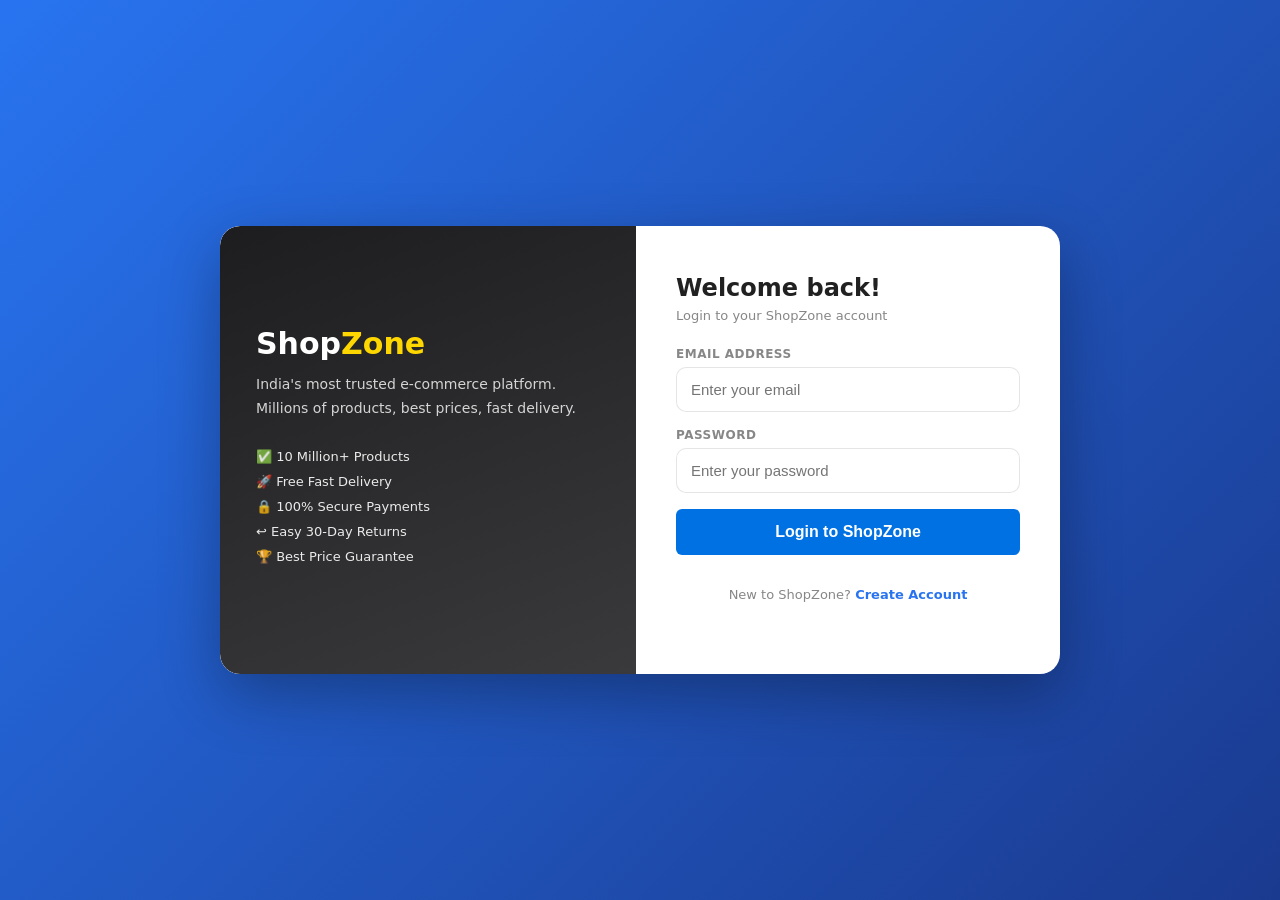
<file: shopzone-v2/index.html>
<!DOCTYPE html>
<html lang="en">
<head>
<meta charset="UTF-8"/><meta name="viewport" content="width=device-width,initial-scale=1"/>
<title>ShopZone — Login</title>
<link rel="stylesheet" href="css/main.css"/>
<link rel="stylesheet" href="css/premium.css"/>
<link rel="icon" href="data:image/svg+xml,<svg xmlns='http://www.w3.org/2000/svg' viewBox='0 0 100 100'><text y='.9em' font-size='90'>🛍️</text></svg>"/>
</head>
<body>
<div class="auth-page">
  <div class="auth-card">
    <div class="auth-left">
      <h2>Shop<span style="color:#ffd700">Zone</span></h2>
      <p>India's most trusted e-commerce platform. Millions of products, best prices, fast delivery.</p>
      <ul class="auth-features">
        <li>✅ 10 Million+ Products</li>
        <li>🚀 Free Fast Delivery</li>
        <li>🔒 100% Secure Payments</li>
        <li>↩️ Easy 30-Day Returns</li>
        <li>🏆 Best Price Guarantee</li>
      </ul>
    </div>
    <div class="auth-right">
      <!-- LOGIN -->
      <div id="loginView">
        <h2>Welcome back!</h2>
        <p>Login to your ShopZone account</p>
        <div id="loginErr" class="hidden" style="background:#ffebee;color:#c62828;padding:10px 14px;border-radius:8px;font-size:13px;margin-bottom:14px;border:1px solid #ffcdd2"></div>
        <div class="form-group">
          <label class="form-label">Email Address</label>
          <input type="email" id="loginEmail" class="form-input" placeholder="Enter your email"/>
        </div>
        <div class="form-group">
          <label class="form-label">Password</label>
          <input type="password" id="loginPass" class="form-input" placeholder="Enter your password"/>
        </div>
        <button class="btn btn-primary" style="width:100%;justify-content:center;padding:14px;font-size:16px;margin-bottom:14px" onclick="doLogin()">Login to ShopZone</button>
        <p class="auth-switch">New to ShopZone? <span onclick="showRegister()">Create Account</span></p>
      </div>
      <!-- REGISTER -->
      <div id="registerView" class="hidden">
        <h2>Create Account</h2>
        <p>Join crores of happy shoppers</p>
        <div id="regErr" class="hidden" style="background:#ffebee;color:#c62828;padding:10px 14px;border-radius:8px;font-size:13px;margin-bottom:14px"></div>
        <div class="form-row">
          <div class="form-group"><label class="form-label">First Name</label><input type="text" id="regFirst" class="form-input" placeholder="First name"/></div>
          <div class="form-group"><label class="form-label">Last Name</label><input type="text" id="regLast" class="form-input" placeholder="Last name"/></div>
        </div>
        <div class="form-group"><label class="form-label">Email</label><input type="email" id="regEmail" class="form-input" placeholder="Enter email"/></div>
        <div class="form-group"><label class="form-label">Password</label><input type="password" id="regPass" class="form-input" placeholder="Create password" oninput="checkStrength(this.value)"/>
          <div id="strengthBar" class="password-strength" style="background:#e0e0e0;height:4px;border-radius:2px;margin-top:6px"></div>
          <div id="strengthText" style="font-size:11px;color:var(--text-muted);margin-top:3px"></div>
        </div>
        <div class="form-group"><label class="form-label">Mobile Number</label><input type="tel" id="regPhone" class="form-input" placeholder="10-digit mobile number"/></div>
        <button class="btn btn-orange" style="width:100%;justify-content:center;padding:14px;font-size:16px;margin-bottom:14px" onclick="doRegister()">Create Account</button>
        <p class="auth-switch">Already have an account? <span onclick="showLogin()">Login</span></p>
      </div>
    </div>
  </div>
</div>
<script src="js/app.js"></script>
<script>
APP.initTheme();
if(APP.token()) window.location.href='home.html';

function showRegister(){document.getElementById('loginView').classList.add('hidden');document.getElementById('registerView').classList.remove('hidden')}
function showLogin(){document.getElementById('registerView').classList.add('hidden');document.getElementById('loginView').classList.remove('hidden')}

function checkStrength(p){
  const bar=document.getElementById('strengthBar');const txt=document.getElementById('strengthText');
  const score=(p.length>8?1:0)+(p.length>12?1:0)+(/[A-Z]/.test(p)?1:0)+(/[0-9]/.test(p)?1:0)+(/[^A-Za-z0-9]/.test(p)?1:0);
  const colors=['#e53935','#fb8c00','#fdd835','#43a047','#1b5e20'];
  const labels=['Very Weak','Weak','Fair','Strong','Very Strong'];
  bar.style.background=colors[score-1]||'#e0e0e0';bar.style.width=(score*20)+'%';
  txt.textContent=score>0?labels[score-1]:'';txt.style.color=colors[score-1]||'';
}

async function doLogin(){
  const email=document.getElementById('loginEmail').value.trim();
  const password=document.getElementById('loginPass').value.trim();
  const err=document.getElementById('loginErr');
  if(!email||!password){err.textContent='Please fill all fields';err.classList.remove('hidden');return}
  try{
    const res=await fetch('http://localhost:8080/api/users/auth/login',{method:'POST',headers:{'Content-Type':'application/json'},body:JSON.stringify({email,password})});
    const data=await res.json();
    if(res.ok){
      localStorage.setItem('token',data.token);localStorage.setItem('userId',data.userId);
      localStorage.setItem('userEmail',data.email);localStorage.setItem('userRole',data.role);
      localStorage.setItem('userName',data.email.split('@')[0]);
      window.location.href='home.html';
    }else{err.textContent=data.message||'Invalid credentials';err.classList.remove('hidden')}
  }catch(e){err.textContent='Cannot connect. Make sure all services are running.';err.classList.remove('hidden')}
}

async function doRegister(){
  const firstName=document.getElementById('regFirst').value.trim();
  const lastName=document.getElementById('regLast').value.trim();
  const email=document.getElementById('regEmail').value.trim();
  const password=document.getElementById('regPass').value.trim();
  const phone=document.getElementById('regPhone').value.trim();
  const err=document.getElementById('regErr');
  if(!firstName||!lastName||!email||!password){err.textContent='Please fill all required fields';err.classList.remove('hidden');return}
  try{
    const res=await fetch('http://localhost:8080/api/users/auth/register',{method:'POST',headers:{'Content-Type':'application/json'},body:JSON.stringify({firstName,lastName,email,password,phone})});
    const data=await res.json();
    if(res.ok){
      localStorage.setItem('token',data.token);localStorage.setItem('userId',data.userId);
      localStorage.setItem('userEmail',data.email);localStorage.setItem('userRole',data.role);
      localStorage.setItem('userName',firstName);
      window.location.href='home.html';
    }else{err.textContent=data.message||'Registration failed';err.classList.remove('hidden')}
  }catch(e){err.textContent='Cannot connect to server.';err.classList.remove('hidden')}
}

document.addEventListener('keydown',e=>{if(e.key==='Enter'){const v=document.getElementById('registerView');v.classList.contains('hidden')?doLogin():doRegister()}});
</script>
</body>
</html>
</file>
<file: shopzone-v2/css/main.css>
*{margin:0;padding:0;box-sizing:border-box}
:root{
  --primary:#2874f0;--primary-dark:#1a5abf;--primary-light:#e8f0fe;
  --orange:#fb641b;--orange-dark:#e05615;
  --success:#388e3c;--danger:#d32f2f;--warning:#f57f17;
  --bg:#f1f3f6;--card:#fff;--text:#212121;--text-muted:#878787;
  --border:#e0e0e0;--shadow:0 2px 8px rgba(0,0,0,.12);
  --radius:8px;--radius-lg:12px;--font:'Segoe UI',system-ui,sans-serif;
}
[data-theme="dark"]{
  --bg:#121212;--card:#1e1e1e;--text:#f5f5f5;--text-muted:#aaa;
  --border:#333;--primary-light:#1a2a4a;--shadow:0 2px 8px rgba(0,0,0,.4);
}
body{font-family:var(--font);background:var(--bg);color:var(--text);transition:background .3s,color .3s}
a{text-decoration:none;color:inherit}.hidden{display:none!important}
.container{max-width:1280px;margin:0 auto;padding:0 20px}

/* NAVBAR */
.navbar{background:var(--primary);height:60px;display:flex;align-items:center;position:sticky;top:0;z-index:1000;box-shadow:0 2px 8px rgba(0,0,0,.2)}
.nav-inner{width:100%;max-width:1280px;margin:0 auto;padding:0 20px;display:flex;align-items:center;gap:20px}
.nav-logo{color:#fff;font-size:26px;font-weight:800;letter-spacing:1px;cursor:pointer;flex-shrink:0}
.nav-logo span{color:#ffd700}
.search-wrap{flex:1;max-width:600px;display:flex;border-radius:4px;overflow:hidden}
.search-wrap select{padding:0 10px;border:none;background:#f0f0f0;color:#555;font-size:12px;cursor:pointer;outline:none}
.search-wrap input{flex:1;padding:10px 14px;border:none;outline:none;font-size:14px}
.search-wrap button{background:#ff9f00;border:none;padding:0 18px;cursor:pointer;font-size:18px;transition:background .2s}
.search-wrap button:hover{background:#e8900a}
.nav-actions{display:flex;align-items:center;gap:4px;margin-left:auto}
.nav-btn{color:#fff;background:transparent;border:none;padding:8px 12px;border-radius:4px;cursor:pointer;font-size:13px;font-weight:600;display:flex;flex-direction:column;align-items:center;gap:2px;transition:background .2s}
.nav-btn:hover{background:rgba(255,255,255,.15)}
.nav-btn i{font-size:18px}
.nav-btn small{font-size:10px;font-weight:400;opacity:.85}
.nav-btn-wrap{position:relative}
.cart-count{background:#ff6161;color:#fff;border-radius:50%;padding:1px 5px;font-size:10px;position:absolute;top:-4px;right:-4px}
.theme-toggle{background:transparent;border:none;color:#fff;font-size:20px;cursor:pointer;padding:8px}

/* HERO */
.hero{background:linear-gradient(135deg,var(--primary) 0%,#1a3a8f 100%);padding:60px 0;overflow:hidden;position:relative}
.hero::before{content:'';position:absolute;top:-50%;right:-10%;width:500px;height:500px;background:rgba(255,255,255,.04);border-radius:50%}
.hero-inner{display:flex;align-items:center;justify-content:space-between;gap:40px}
.hero-text h1{font-size:42px;font-weight:800;color:#fff;line-height:1.2;margin-bottom:16px}
.hero-text h1 span{color:#ffd700}
.hero-text p{font-size:17px;color:rgba(255,255,255,.85);margin-bottom:28px;line-height:1.6}
.hero-btns{display:flex;gap:14px;flex-wrap:wrap}
.btn{padding:12px 26px;border-radius:6px;font-size:14px;font-weight:700;cursor:pointer;border:none;transition:all .2s;display:inline-flex;align-items:center;gap:8px}
.btn-white{background:#fff;color:var(--primary)}.btn-white:hover{background:#f0f0f0;transform:translateY(-1px)}
.btn-outline{background:transparent;color:#fff;border:2px solid #fff}.btn-outline:hover{background:rgba(255,255,255,.1);transform:translateY(-1px)}
.btn-primary{background:var(--primary);color:#fff}.btn-primary:hover{background:var(--primary-dark);transform:translateY(-1px)}
.btn-orange{background:var(--orange);color:#fff}.btn-orange:hover{background:var(--orange-dark);transform:translateY(-1px)}
.btn-danger{background:var(--danger);color:#fff}
.btn-sm{padding:8px 16px;font-size:13px}
.hero-stats{display:flex;gap:32px;margin-top:28px}
.hero-stat .num{font-size:26px;font-weight:800;color:#ffd700}
.hero-stat .lbl{font-size:11px;color:rgba(255,255,255,.7)}
.hero-img{font-size:150px;animation:float 3s ease-in-out infinite;user-select:none}
@keyframes float{0%,100%{transform:translateY(0)}50%{transform:translateY(-18px)}}

/* MARQUEE */
.marquee-wrap{background:var(--orange);padding:9px 0;overflow:hidden}
.marquee{display:flex;gap:60px;animation:marquee 25s linear infinite;white-space:nowrap}
.marquee span{color:#fff;font-size:13px;font-weight:600}
@keyframes marquee{0%{transform:translateX(0)}100%{transform:translateX(-50%)}}

/* SECTIONS */
.section{padding:40px 0}
.section-header{display:flex;align-items:center;justify-content:space-between;margin-bottom:24px}
.section-title{font-size:22px;font-weight:700}
.see-all{color:var(--primary);font-size:14px;font-weight:600;cursor:pointer}

/* CATEGORIES */
.categories-grid{display:grid;grid-template-columns:repeat(auto-fill,minmax(130px,1fr));gap:14px}
.cat-card{background:var(--card);border-radius:var(--radius-lg);padding:22px 14px;text-align:center;cursor:pointer;transition:all .25s;box-shadow:var(--shadow);border:0.5px solid var(--border)}
.cat-card:hover{transform:translateY(-5px);box-shadow:0 8px 24px rgba(0,0,0,.15);border-color:var(--primary)}
.cat-icon{font-size:38px;margin-bottom:10px}
.cat-name{font-size:13px;font-weight:600}
.cat-count{font-size:11px;color:var(--text-muted);margin-top:3px}

/* PRODUCTS */
.products-wrap{display:flex;gap:20px}
.filters-panel{width:230px;flex-shrink:0}
.filter-card{background:var(--card);border-radius:var(--radius);padding:18px;box-shadow:var(--shadow);margin-bottom:14px;border:0.5px solid var(--border)}
.filter-title{font-size:13px;font-weight:700;margin-bottom:14px;padding-bottom:10px;border-bottom:1px solid var(--border);display:flex;justify-content:space-between}
.filter-option{display:flex;align-items:center;gap:10px;padding:6px 0;cursor:pointer;font-size:13px}
.filter-option input{accent-color:var(--primary);width:15px;height:15px}
.price-range{width:100%;accent-color:var(--primary);margin:8px 0}
.price-vals{display:flex;justify-content:space-between;font-size:12px;color:var(--text-muted)}
.products-main{flex:1}
.products-toolbar{display:flex;align-items:center;justify-content:space-between;margin-bottom:16px;background:var(--card);padding:12px 18px;border-radius:var(--radius);box-shadow:var(--shadow)}
.results-count{font-size:13px;color:var(--text-muted)}
.toolbar-right{display:flex;align-items:center;gap:12px}
.sort-select{padding:7px 12px;border:1px solid var(--border);border-radius:4px;font-size:13px;background:var(--card);color:var(--text);cursor:pointer}
.view-btns{display:flex;gap:6px}
.view-btn{padding:6px 10px;border:1px solid var(--border);border-radius:4px;background:var(--card);cursor:pointer;font-size:15px;color:var(--text-muted)}
.view-btn.active{background:var(--primary);color:#fff;border-color:var(--primary)}
.product-grid{display:grid;grid-template-columns:repeat(auto-fill,minmax(210px,1fr));gap:16px}
.product-grid.list-view{grid-template-columns:1fr}
.product-grid.list-view .product-card{display:flex;flex-direction:row}
.product-grid.list-view .product-img{width:180px;flex-shrink:0;height:auto;min-height:180px}
.product-card{background:var(--card);border-radius:var(--radius-lg);overflow:hidden;cursor:pointer;transition:all .25s;box-shadow:var(--shadow);border:0.5px solid var(--border);position:relative}
.product-card:hover{transform:translateY(-4px);box-shadow:0 8px 20px rgba(0,0,0,.15)}
.badge{position:absolute;top:10px;left:10px;background:var(--danger);color:#fff;font-size:11px;font-weight:700;padding:3px 8px;border-radius:4px;z-index:1}
.wishlist-btn{position:absolute;top:10px;right:10px;background:var(--card);border:none;border-radius:50%;width:30px;height:30px;cursor:pointer;font-size:15px;display:flex;align-items:center;justify-content:center;box-shadow:var(--shadow);transition:all .2s;z-index:1}
.wishlist-btn:hover,.wishlist-btn.active{background:var(--danger);color:#fff}
.product-img{height:190px;background:var(--primary-light);display:flex;align-items:center;justify-content:center;font-size:68px;transition:transform .3s;overflow:hidden}
.product-card:hover .product-img{transform:scale(1.06)}
.product-info{padding:14px}
.product-brand{font-size:11px;color:var(--text-muted);text-transform:uppercase;letter-spacing:.5px;margin-bottom:4px}
.product-name{font-size:14px;font-weight:600;margin-bottom:6px;line-height:1.4;display:-webkit-box;-webkit-line-clamp:2;-webkit-box-orient:vertical;overflow:hidden}
.product-rating{display:flex;align-items:center;gap:6px;margin-bottom:8px}
.rating-badge{background:var(--success);color:#fff;font-size:11px;font-weight:700;padding:2px 6px;border-radius:4px;display:flex;align-items:center;gap:2px}
.rating-count{font-size:11px;color:var(--text-muted)}
.product-price{display:flex;align-items:center;gap:8px;flex-wrap:wrap}
.price-current{font-size:17px;font-weight:700}
.price-original{font-size:12px;color:var(--text-muted);text-decoration:line-through}
.price-discount{font-size:12px;color:var(--success);font-weight:600}
.product-actions{padding:10px 14px 14px;display:flex;gap:8px}
.product-actions .btn{flex:1;padding:9px;font-size:13px;justify-content:center}

/* SKELETON */
.skeleton{background:linear-gradient(90deg,var(--border) 25%,var(--bg) 50%,var(--border) 75%);background-size:200% 100%;animation:shimmer 1.5s infinite;border-radius:4px}
@keyframes shimmer{0%{background-position:200% 0}100%{background-position:-200% 0}}

/* BANNER STRIP */
.banner-strip{display:grid;grid-template-columns:repeat(3,1fr);gap:16px;margin:8px 0 40px}
.banner-item{border-radius:var(--radius-lg);padding:26px;display:flex;align-items:center;gap:18px;cursor:pointer;transition:transform .2s}
.banner-item:hover{transform:translateY(-3px)}
.banner-item:nth-child(1){background:linear-gradient(135deg,#ff7675,#d63031)}
.banner-item:nth-child(2){background:linear-gradient(135deg,#a29bfe,#6c5ce7)}
.banner-item:nth-child(3){background:linear-gradient(135deg,#00b894,#00cec9)}
.banner-item-icon{font-size:44px}
.banner-item-text h3{color:#fff;font-size:17px;font-weight:700;margin-bottom:3px}
.banner-item-text p{color:rgba(255,255,255,.85);font-size:12px}

/* TOAST */
.toast-container{position:fixed;bottom:24px;right:24px;z-index:9999;display:flex;flex-direction:column;gap:10px}
.toast{padding:13px 18px;border-radius:var(--radius);color:#fff;font-size:14px;font-weight:500;display:flex;align-items:center;gap:10px;min-width:270px;box-shadow:0 4px 16px rgba(0,0,0,.2);animation:slideIn .3s ease}
.toast.success{background:#2e7d32}.toast.error{background:#c62828}.toast.info{background:#1565c0}.toast.warning{background:#e65100}
@keyframes slideIn{from{transform:translateX(100%);opacity:0}to{transform:translateX(0);opacity:1}}

/* MODAL */
.modal-overlay{position:fixed;inset:0;background:rgba(0,0,0,.55);z-index:2000;display:flex;align-items:center;justify-content:center;padding:20px;backdrop-filter:blur(3px)}
.modal{background:var(--card);border-radius:var(--radius-lg);padding:28px;max-width:500px;width:100%;max-height:90vh;overflow-y:auto;animation:modalIn .3s ease}
@keyframes modalIn{from{transform:scale(.95);opacity:0}to{transform:scale(1);opacity:1}}
.modal-header{display:flex;justify-content:space-between;align-items:center;margin-bottom:22px}
.modal-title{font-size:20px;font-weight:700}
.modal-close{background:none;border:none;font-size:22px;cursor:pointer;color:var(--text-muted);line-height:1;padding:4px}

/* FORMS */
.form-group{margin-bottom:16px}
.form-label{display:block;font-size:12px;font-weight:700;color:var(--text-muted);margin-bottom:6px;text-transform:uppercase;letter-spacing:.5px}
.form-input{width:100%;padding:11px 13px;border:1.5px solid var(--border);border-radius:var(--radius);font-size:14px;background:var(--card);color:var(--text);transition:border .2s;outline:none}
.form-input:focus{border-color:var(--primary)}
.form-row{display:grid;grid-template-columns:1fr 1fr;gap:14px}
.form-error{color:var(--danger);font-size:12px;margin-top:4px}

/* AUTH */
.auth-page{min-height:100vh;display:flex;align-items:center;justify-content:center;background:linear-gradient(135deg,var(--primary) 0%,#1a3a8f 100%);padding:20px}
.auth-card{background:var(--card);border-radius:var(--radius-lg);overflow:hidden;width:100%;max-width:880px;display:flex;box-shadow:0 20px 60px rgba(0,0,0,.3)}
.auth-left{background:linear-gradient(160deg,#1a3a8f,var(--primary));padding:48px 36px;flex:1;display:flex;flex-direction:column;justify-content:center}
.auth-left h2{color:#fff;font-size:30px;font-weight:800;margin-bottom:12px}
.auth-left p{color:rgba(255,255,255,.8);font-size:14px;line-height:1.7;margin-bottom:28px}
.auth-features{list-style:none}
.auth-features li{color:rgba(255,255,255,.9);font-size:13px;margin-bottom:10px;display:flex;align-items:center;gap:10px}
.auth-right{flex:1;padding:48px 36px}
.auth-right h2{font-size:24px;font-weight:700;margin-bottom:6px}
.auth-right p{color:var(--text-muted);font-size:13px;margin-bottom:24px}
.auth-switch{text-align:center;font-size:13px;color:var(--text-muted);margin-top:18px}
.auth-switch span{color:var(--primary);font-weight:600;cursor:pointer}

/* CART */
.cart-layout{display:grid;grid-template-columns:1fr 340px;gap:20px;align-items:start}
.cart-item-card{background:var(--card);border-radius:var(--radius-lg);padding:18px;margin-bottom:10px;display:flex;gap:18px;box-shadow:var(--shadow);border:0.5px solid var(--border)}
.cart-item-img{width:96px;height:96px;background:var(--primary-light);border-radius:var(--radius);display:flex;align-items:center;justify-content:center;font-size:38px;flex-shrink:0}
.cart-item-name{font-size:15px;font-weight:600;margin-bottom:4px}
.cart-item-brand{font-size:12px;color:var(--text-muted);margin-bottom:8px}
.qty-control{display:flex;align-items:center;gap:12px;margin-top:10px}
.qty-btn{width:28px;height:28px;border:1.5px solid var(--border);border-radius:50%;background:var(--card);cursor:pointer;font-size:16px;display:flex;align-items:center;justify-content:center;transition:all .2s;font-weight:700}
.qty-btn:hover{border-color:var(--primary);color:var(--primary)}
.qty-val{font-size:15px;font-weight:600;min-width:22px;text-align:center}
.remove-link{color:var(--danger);font-size:13px;cursor:pointer;margin-left:14px;font-weight:500}
.cart-summary-card{background:var(--card);border-radius:var(--radius-lg);padding:22px;box-shadow:var(--shadow);border:0.5px solid var(--border);position:sticky;top:80px}
.summary-title{font-size:12px;font-weight:700;color:var(--text-muted);text-transform:uppercase;letter-spacing:1px;margin-bottom:18px;padding-bottom:12px;border-bottom:1px solid var(--border)}
.summary-row{display:flex;justify-content:space-between;align-items:center;margin-bottom:12px;font-size:14px}
.summary-row.total{font-size:17px;font-weight:700;border-top:1px solid var(--border);padding-top:12px;margin-top:4px}
.green{color:var(--success);font-weight:600}
.savings-box{background:#e8f5e9;border-radius:var(--radius);padding:10px 12px;margin:14px 0;font-size:13px;color:var(--success);font-weight:600}

/* ORDERS */
.order-card{background:var(--card);border-radius:var(--radius-lg);padding:22px;margin-bottom:14px;box-shadow:var(--shadow);border:0.5px solid var(--border)}
.order-header{display:flex;justify-content:space-between;align-items:flex-start;margin-bottom:18px;padding-bottom:14px;border-bottom:1px solid var(--border)}
.order-id{font-size:14px;font-weight:700}.order-date{font-size:12px;color:var(--text-muted);margin-top:3px}
.order-status-badge{padding:5px 12px;border-radius:20px;font-size:11px;font-weight:700;text-transform:uppercase;letter-spacing:.5px}
.status-CONFIRMED,.status-DELIVERED{background:#e8f5e9;color:#1b5e20}
.status-PENDING{background:#fff8e1;color:#e65100}
.status-PAYMENT_FAILED,.status-CANCELLED{background:#ffebee;color:#b71c1c}
.status-SHIPPED{background:#e3f2fd;color:#0d47a1}
.order-item-row{display:flex;justify-content:space-between;padding:8px 0;font-size:13px;border-bottom:1px solid var(--bg)}
.order-footer{display:flex;justify-content:space-between;align-items:center;padding-top:12px;border-top:1px solid var(--border)}
.order-total{font-size:19px;font-weight:700}
.track-steps{display:flex;align-items:center;margin:16px 0}
.track-step{flex:1;text-align:center;position:relative}
.track-step::after{content:'';position:absolute;top:14px;left:50%;width:100%;height:2px;background:var(--border);z-index:0}
.track-step:last-child::after{display:none}
.track-dot{width:28px;height:28px;border-radius:50%;background:var(--border);margin:0 auto 6px;display:flex;align-items:center;justify-content:center;font-size:12px;position:relative;z-index:1;transition:all .3s}
.track-dot.done{background:var(--success);color:#fff}.track-dot.active{background:var(--primary);color:#fff;box-shadow:0 0 0 4px var(--primary-light)}
.track-label{font-size:10px;color:var(--text-muted);font-weight:600}

/* ADMIN */
.admin-layout{display:flex;min-height:calc(100vh - 60px)}
.admin-sidebar{width:230px;background:var(--card);border-right:1px solid var(--border);padding:20px 0;flex-shrink:0;position:sticky;top:60px;height:calc(100vh - 60px);overflow-y:auto}
.sidebar-section{font-size:11px;font-weight:700;color:var(--text-muted);text-transform:uppercase;letter-spacing:1px;padding:16px 20px 8px}
.sidebar-item{display:flex;align-items:center;gap:12px;padding:11px 20px;font-size:13px;font-weight:500;cursor:pointer;transition:all .2s;color:var(--text-muted);border-left:3px solid transparent}
.sidebar-item:hover,.sidebar-item.active{background:var(--primary-light);color:var(--primary);border-left-color:var(--primary)}
.sidebar-item i{font-size:17px;width:18px}
.admin-content{flex:1;padding:24px;overflow-x:auto}
.page-header{display:flex;justify-content:space-between;align-items:center;margin-bottom:24px}
.page-title{font-size:22px;font-weight:700}
.stat-cards{display:grid;grid-template-columns:repeat(4,1fr);gap:14px;margin-bottom:24px}
.stat-card{background:var(--card);border-radius:var(--radius-lg);padding:18px 20px;box-shadow:var(--shadow);display:flex;justify-content:space-between;align-items:center;border:0.5px solid var(--border)}
.stat-info label{font-size:11px;color:var(--text-muted);text-transform:uppercase;letter-spacing:.5px;display:block;margin-bottom:6px}
.stat-info .val{font-size:26px;font-weight:700}
.stat-info .change{font-size:11px;margin-top:3px}
.stat-info .change.up{color:var(--success)}.stat-info .change.down{color:var(--danger)}
.stat-icon{width:50px;height:50px;border-radius:var(--radius-lg);display:flex;align-items:center;justify-content:center;font-size:22px}
.stat-icon.blue{background:#e3f2fd;color:#1565c0}.stat-icon.green{background:#e8f5e9;color:#2e7d32}
.stat-icon.orange{background:#fff3e0;color:#e65100}.stat-icon.purple{background:#f3e5f5;color:#7b1fa2}
.data-table{background:var(--card);border-radius:var(--radius-lg);overflow:hidden;box-shadow:var(--shadow);border:0.5px solid var(--border)}
.table-toolbar{display:flex;justify-content:space-between;align-items:center;padding:16px 18px;border-bottom:1px solid var(--border)}
.table-toolbar h3{font-size:15px;font-weight:700}
.data-table table{width:100%;border-collapse:collapse}
.data-table th{background:var(--bg);padding:12px 16px;font-size:11px;font-weight:700;color:var(--text-muted);text-transform:uppercase;letter-spacing:.5px;text-align:left}
.data-table td{padding:12px 16px;font-size:13px;border-top:1px solid var(--border);vertical-align:middle}
.data-table tr:hover td{background:var(--bg)}
.action-icon{background:none;border:none;cursor:pointer;padding:5px;border-radius:4px;font-size:15px;transition:all .2s;color:var(--text-muted)}
.action-icon:hover{background:var(--bg);color:var(--primary)}.action-icon.danger:hover{color:var(--danger)}

/* PRODUCT DETAIL */
.product-detail-layout{display:grid;grid-template-columns:460px 1fr;gap:40px;align-items:start}
.product-gallery{position:sticky;top:80px}
.gallery-main{background:var(--primary-light);border-radius:var(--radius-lg);height:380px;display:flex;align-items:center;justify-content:center;font-size:130px;margin-bottom:12px;cursor:zoom-in;transition:transform .3s}
.gallery-main:hover{transform:scale(1.01)}
.gallery-thumbs{display:flex;gap:10px}
.gallery-thumb{width:65px;height:65px;background:var(--primary-light);border-radius:var(--radius);display:flex;align-items:center;justify-content:center;font-size:22px;cursor:pointer;border:2px solid transparent;transition:all .2s}
.gallery-thumb.active{border-color:var(--primary)}
.detail-brand{font-size:12px;color:var(--text-muted);font-weight:700;text-transform:uppercase;margin-bottom:8px}
.detail-name{font-size:24px;font-weight:700;margin-bottom:12px;line-height:1.3}
.detail-rating{display:flex;align-items:center;gap:10px;margin-bottom:16px}
.price-wrap{display:flex;align-items:center;gap:12px;margin:14px 0;flex-wrap:wrap}
.price-big{font-size:30px;font-weight:800}
.price-orig{font-size:15px;color:var(--text-muted);text-decoration:line-through}
.price-disc{font-size:15px;color:var(--success);font-weight:700}
.offer-box{background:var(--primary-light);border-radius:var(--radius);padding:14px;margin:18px 0}
.offer-box h4{color:var(--primary);font-size:12px;font-weight:700;margin-bottom:8px}
.offer-item{font-size:12px;color:var(--text-muted);margin-bottom:5px;padding-left:14px;position:relative}
.offer-item::before{content:'•';position:absolute;left:0;color:var(--primary)}
.detail-actions{display:flex;gap:12px;margin:20px 0;flex-wrap:wrap}
.detail-actions .btn{padding:13px 28px;font-size:14px}
.spec-table{width:100%;border-collapse:collapse;margin-top:10px}
.spec-table tr:nth-child(even) td{background:var(--bg)}
.spec-table td{padding:10px 14px;font-size:13px;border-bottom:1px solid var(--border)}
.spec-table td:first-child{color:var(--text-muted);width:38%;font-weight:500}

/* PROFILE */
.profile-layout{display:grid;grid-template-columns:260px 1fr;gap:22px;align-items:start}
.profile-sidebar{background:var(--card);border-radius:var(--radius-lg);padding:22px;box-shadow:var(--shadow)}
.profile-avatar{width:76px;height:76px;border-radius:50%;background:var(--primary);color:#fff;font-size:30px;font-weight:700;display:flex;align-items:center;justify-content:center;margin:0 auto 12px}
.profile-name{text-align:center;font-size:16px;font-weight:700;margin-bottom:3px}
.profile-email{text-align:center;font-size:12px;color:var(--text-muted);margin-bottom:18px}
.profile-menu-item{display:flex;align-items:center;gap:12px;padding:11px;border-radius:var(--radius);cursor:pointer;font-size:13px;font-weight:500;transition:all .2s;color:var(--text-muted)}
.profile-menu-item:hover,.profile-menu-item.active{background:var(--primary-light);color:var(--primary)}
.profile-menu-item i{font-size:17px;width:18px}

/* FOOTER */
footer{background:#172337;color:rgba(255,255,255,.65);padding:48px 0 24px;margin-top:60px}
.footer-grid{display:grid;grid-template-columns:repeat(5,1fr);gap:28px;margin-bottom:36px}
.footer-col h4{color:#fff;font-size:12px;font-weight:700;text-transform:uppercase;letter-spacing:1px;margin-bottom:14px}
.footer-col a{display:block;font-size:12px;margin-bottom:9px;color:rgba(255,255,255,.6);transition:color .2s;cursor:pointer}
.footer-col a:hover{color:#fff}
.footer-bottom{border-top:1px solid rgba(255,255,255,.1);padding-top:20px;display:flex;justify-content:space-between;align-items:center;flex-wrap:wrap;gap:12px}
.footer-bottom p{font-size:12px}
.footer-payments{display:flex;gap:10px;font-size:20px}

/* CHIPS */
.chip{display:inline-flex;align-items:center;gap:5px;padding:4px 10px;border-radius:20px;font-size:11px;font-weight:600;border:1.5px solid}
.chip-blue{background:var(--primary-light);color:var(--primary);border-color:#b0c9f8}
.chip-green{background:#e8f5e9;color:var(--success);border-color:#a5d6a7}

/* PAGINATION */
.pagination{display:flex;justify-content:center;gap:6px;margin-top:28px}
.page-btn{width:36px;height:36px;border:1.5px solid var(--border);border-radius:var(--radius);background:var(--card);cursor:pointer;font-size:13px;font-weight:600;display:flex;align-items:center;justify-content:center;transition:all .2s;color:var(--text)}
.page-btn:hover,.page-btn.active{background:var(--primary);border-color:var(--primary);color:#fff}

/* BREADCRUMB */
.breadcrumb{display:flex;align-items:center;gap:8px;font-size:12px;color:var(--text-muted);margin-bottom:18px;flex-wrap:wrap}
.breadcrumb span{cursor:pointer;transition:color .2s}
.breadcrumb span:hover{color:var(--primary)}
.breadcrumb .sep{color:var(--border)}

/* EMPTY */
.empty-state{text-align:center;padding:70px 20px}
.empty-icon{font-size:72px;margin-bottom:18px}
.empty-state h3{font-size:21px;font-weight:700;margin-bottom:8px}
.empty-state p{color:var(--text-muted);margin-bottom:22px;font-size:14px}

/* TABS */
.tabs{display:flex;gap:0;border-bottom:2px solid var(--border);margin-bottom:24px}
.tab{padding:12px 24px;font-size:14px;font-weight:600;cursor:pointer;color:var(--text-muted);border-bottom:3px solid transparent;margin-bottom:-2px;transition:all .2s}
.tab:hover{color:var(--primary)}
.tab.active{color:var(--primary);border-bottom-color:var(--primary)}

/* SEARCH RESULTS */
.search-tag{display:inline-flex;align-items:center;gap:6px;background:var(--primary-light);color:var(--primary);padding:5px 12px;border-radius:20px;font-size:13px;font-weight:600;margin-bottom:16px}

@media(max-width:768px){
  .hero-inner{flex-direction:column;text-align:center}.hero-img{display:none}
  .hero-text h1{font-size:28px}.products-wrap{flex-direction:column}.filters-panel{width:100%}
  .cart-layout{grid-template-columns:1fr}.product-detail-layout{grid-template-columns:1fr}
  .product-gallery{position:static}.footer-grid{grid-template-columns:repeat(2,1fr)}
  .stat-cards{grid-template-columns:repeat(2,1fr)}.banner-strip{grid-template-columns:1fr}
  .admin-layout{flex-direction:column}.admin-sidebar{width:100%;height:auto;position:static}
  .auth-card{flex-direction:column}.auth-left{display:none}
  .profile-layout{grid-template-columns:1fr}.form-row{grid-template-columns:1fr}
  .nav-inner{gap:10px}.search-wrap select{display:none}
}
</file>
<file: shopzone-v2/css/premium.css>
/* PREMIUM APPLE-STYLE PRODUCT CARDS */

/* Reset product card to premium style */
.product-grid {
  display: grid;
  grid-template-columns: repeat(auto-fill, minmax(260px, 1fr));
  gap: 24px;
}

.product-card {
  background: #fff;
  border-radius: 18px;
  overflow: hidden;
  cursor: pointer;
  transition: transform 0.3s cubic-bezier(0.4,0,0.2,1), box-shadow 0.3s;
  box-shadow: 0 2px 20px rgba(0,0,0,.06);
  border: none;
  position: relative;
}

[data-theme="dark"] .product-card { background: #1c1c1e; box-shadow: 0 2px 20px rgba(0,0,0,.3); }

.product-card:hover {
  transform: translateY(-6px);
  box-shadow: 0 20px 40px rgba(0,0,0,.12);
}

[data-theme="dark"] .product-card:hover { box-shadow: 0 20px 40px rgba(0,0,0,.5); }

.product-img {
  height: 220px;
  background: linear-gradient(145deg, #f5f5f7 0%, #e8e8ed 100%);
  display: flex;
  align-items: center;
  justify-content: center;
  font-size: 80px;
  transition: transform 0.4s cubic-bezier(0.4,0,0.2,1);
  position: relative;
  overflow: hidden;
}

[data-theme="dark"] .product-img { background: linear-gradient(145deg, #2c2c2e 0%, #1c1c1e 100%); }

.product-card:hover .product-img { transform: scale(1.04); }

.product-img::after {
  content: '';
  position: absolute;
  inset: 0;
  background: linear-gradient(to bottom, transparent 60%, rgba(0,0,0,.04) 100%);
}

.badge {
  position: absolute;
  top: 14px;
  left: 14px;
  background: #ff3b30;
  color: #fff;
  font-size: 11px;
  font-weight: 700;
  padding: 4px 10px;
  border-radius: 20px;
  z-index: 2;
  letter-spacing: .3px;
}

.wishlist-btn {
  position: absolute;
  top: 12px;
  right: 12px;
  background: rgba(255,255,255,.9);
  backdrop-filter: blur(10px);
  border: none;
  border-radius: 50%;
  width: 34px;
  height: 34px;
  cursor: pointer;
  font-size: 16px;
  display: flex;
  align-items: center;
  justify-content: center;
  box-shadow: 0 2px 8px rgba(0,0,0,.12);
  transition: all .2s;
  z-index: 2;
}

[data-theme="dark"] .wishlist-btn { background: rgba(44,44,46,.9); }
.wishlist-btn:hover { transform: scale(1.1); }
.wishlist-btn.active { background: #ff3b30; }

.product-info {
  padding: 18px 18px 6px;
}

.product-brand {
  font-size: 11px;
  font-weight: 600;
  color: #6e6e73;
  text-transform: uppercase;
  letter-spacing: .8px;
  margin-bottom: 5px;
}

[data-theme="dark"] .product-brand { color: #98989d; }

.product-name {
  font-size: 15px;
  font-weight: 600;
  color: #1d1d1f;
  line-height: 1.4;
  margin-bottom: 8px;
  display: -webkit-box;
  -webkit-line-clamp: 2;
  -webkit-box-orient: vertical;
  overflow: hidden;
  letter-spacing: -.1px;
}

[data-theme="dark"] .product-name { color: #f5f5f7; }

.product-rating {
  display: flex;
  align-items: center;
  gap: 6px;
  margin-bottom: 10px;
}

.rating-badge {
  background: #1d1d1f;
  color: #fff;
  font-size: 11px;
  font-weight: 600;
  padding: 2px 7px;
  border-radius: 6px;
  display: flex;
  align-items: center;
  gap: 3px;
}

[data-theme="dark"] .rating-badge { background: #f5f5f7; color: #1d1d1f; }

.rating-count {
  font-size: 11px;
  color: #86868b;
}

.product-price {
  display: flex;
  align-items: baseline;
  gap: 8px;
  flex-wrap: wrap;
  margin-bottom: 4px;
}

.price-current {
  font-size: 19px;
  font-weight: 700;
  color: #1d1d1f;
  letter-spacing: -.3px;
}

[data-theme="dark"] .price-current { color: #f5f5f7; }

.price-original {
  font-size: 13px;
  color: #86868b;
  text-decoration: line-through;
}

.price-discount {
  font-size: 12px;
  color: #34c759;
  font-weight: 600;
}

.product-actions {
  padding: 12px 18px 18px;
  display: flex;
  gap: 10px;
}

.product-actions .btn {
  flex: 1;
  padding: 11px;
  font-size: 13px;
  justify-content: center;
  border-radius: 12px;
  font-weight: 600;
  letter-spacing: -.1px;
}

.btn-orange {
  background: #ff9500;
  color: #fff;
  border: none;
}

.btn-orange:hover { background: #e68600; transform: translateY(-1px); }

.btn-primary {
  background: #0071e3;
  color: #fff;
  border: none;
}

.btn-primary:hover { background: #0077ed; transform: translateY(-1px); }

/* PREMIUM TOOLBAR */
.products-toolbar {
  background: rgba(255,255,255,.8);
  backdrop-filter: blur(20px);
  border: 0.5px solid rgba(0,0,0,.06);
  border-radius: 14px;
  padding: 14px 20px;
  margin-bottom: 20px;
  box-shadow: 0 2px 12px rgba(0,0,0,.05);
}

[data-theme="dark"] .products-toolbar {
  background: rgba(28,28,30,.8);
  border-color: rgba(255,255,255,.08);
}

/* PREMIUM FILTER PANEL */
.filter-card {
  background: #fff;
  border-radius: 16px;
  padding: 20px;
  margin-bottom: 14px;
  border: 0.5px solid rgba(0,0,0,.06);
  box-shadow: 0 2px 12px rgba(0,0,0,.04);
}

[data-theme="dark"] .filter-card {
  background: #1c1c1e;
  border-color: rgba(255,255,255,.08);
}

.filter-title {
  font-size: 13px;
  font-weight: 700;
  color: #1d1d1f;
  letter-spacing: -.1px;
  margin-bottom: 14px;
  padding-bottom: 10px;
  border-bottom: 0.5px solid rgba(0,0,0,.08);
}

[data-theme="dark"] .filter-title { color: #f5f5f7; border-color: rgba(255,255,255,.08); }

.filter-option {
  font-size: 13px;
  color: #3a3a3c;
  padding: 7px 0;
}

[data-theme="dark"] .filter-option { color: #ebebf5; }

/* PREMIUM HERO */
.hero {
  background: #000;
  padding: 80px 0;
}

.hero-text h1 { font-size: 48px; font-weight: 700; letter-spacing: -1.5px; line-height: 1.1; }
.hero-text h1 span { color: #f5f5f7; -webkit-text-fill-color: transparent; background: linear-gradient(90deg,#2997ff,#5e5ce6); -webkit-background-clip: text; }

/* PREMIUM CATEGORIES */
.cat-card {
  background: #f5f5f7;
  border: none;
  border-radius: 18px;
  padding: 24px 14px;
  box-shadow: none;
  transition: all .25s cubic-bezier(.4,0,.2,1);
}

[data-theme="dark"] .cat-card { background: #1c1c1e; }

.cat-card:hover {
  background: #e8e8ed;
  transform: translateY(-4px);
  box-shadow: 0 12px 28px rgba(0,0,0,.1);
}

[data-theme="dark"] .cat-card:hover { background: #2c2c2e; }

.cat-name { font-size: 13px; font-weight: 600; color: #1d1d1f; }
[data-theme="dark"] .cat-name { color: #f5f5f7; }

/* PREMIUM NAVBAR */
.navbar {
  background: rgba(0,0,0,.85);
  backdrop-filter: blur(20px);
  -webkit-backdrop-filter: blur(20px);
  height: 52px;
  border-bottom: 0.5px solid rgba(255,255,255,.12);
}

.nav-logo { font-size: 22px; letter-spacing: -0.5px; }
.nav-btn { font-size: 12px; padding: 6px 10px; }

/* PREMIUM SECTION TITLE */
.section-title {
  font-size: 26px;
  font-weight: 700;
  letter-spacing: -.5px;
  color: #1d1d1f;
}

[data-theme="dark"] .section-title { color: #f5f5f7; }

/* PREMIUM BANNER */
.banner-item {
  border-radius: 20px;
  padding: 28px;
}

.banner-item h3 {
  font-size: 20px;
  font-weight: 700;
  letter-spacing: -.3px;
}

/* LIST VIEW PREMIUM */
.product-grid.list-view { grid-template-columns: 1fr; gap: 16px; }
.product-grid.list-view .product-card { display: flex; flex-direction: row; border-radius: 16px; }
.product-grid.list-view .product-img { width: 160px; min-height: 160px; height: auto; border-radius: 16px 0 0 16px; flex-shrink: 0; }
.product-grid.list-view .product-info { padding: 20px; flex: 1; }
.product-grid.list-view .product-actions { flex-direction: column; justify-content: flex-end; padding: 20px 20px 20px 0; width: 140px; }
.product-grid.list-view .product-name { font-size: 17px; -webkit-line-clamp: 3; }

/* AUTH PREMIUM */
.auth-card { border-radius: 20px; max-width: 840px; }
.auth-left { background: linear-gradient(160deg,#1d1d1f,#3a3a3c); border-radius: 20px 0 0 20px; }
.auth-right { padding: 48px 40px; }
.form-input { border-radius: 10px; border-color: rgba(0,0,0,.1); font-size: 15px; padding: 13px 14px; }
[data-theme="dark"] .form-input { border-color: rgba(255,255,255,.1); }
.form-input:focus { border-color: #0071e3; box-shadow: 0 0 0 3px rgba(0,113,227,.15); }

/* CART PREMIUM */
.cart-item-card { border-radius: 16px; border: none; box-shadow: 0 2px 12px rgba(0,0,0,.05); }
[data-theme="dark"] .cart-item-card { background: #1c1c1e; }
.cart-summary-card { border-radius: 16px; border: none; box-shadow: 0 2px 16px rgba(0,0,0,.06); }
[data-theme="dark"] .cart-summary-card { background: #1c1c1e; }

/* ORDER CARD PREMIUM */
.order-card { border-radius: 16px; border: none; box-shadow: 0 2px 12px rgba(0,0,0,.05); }
[data-theme="dark"] .order-card { background: #1c1c1e; }

/* ADMIN PREMIUM */
.data-table { border-radius: 16px; border: none; box-shadow: 0 2px 12px rgba(0,0,0,.05); }
[data-theme="dark"] .data-table { background: #1c1c1e; }
.stat-card { border-radius: 16px; border: none; box-shadow: 0 2px 12px rgba(0,0,0,.05); }
[data-theme="dark"] .stat-card { background: #1c1c1e; }

/* PAGINATION PREMIUM */
.page-btn { border-radius: 10px; font-weight: 600; }
.page-btn.active { background: #0071e3; border-color: #0071e3; }

/* SMOOTH SCROLL */
html { scroll-behavior: smooth; }
* { -webkit-font-smoothing: antialiased; -moz-osx-font-smoothing: grayscale; }
</file>
